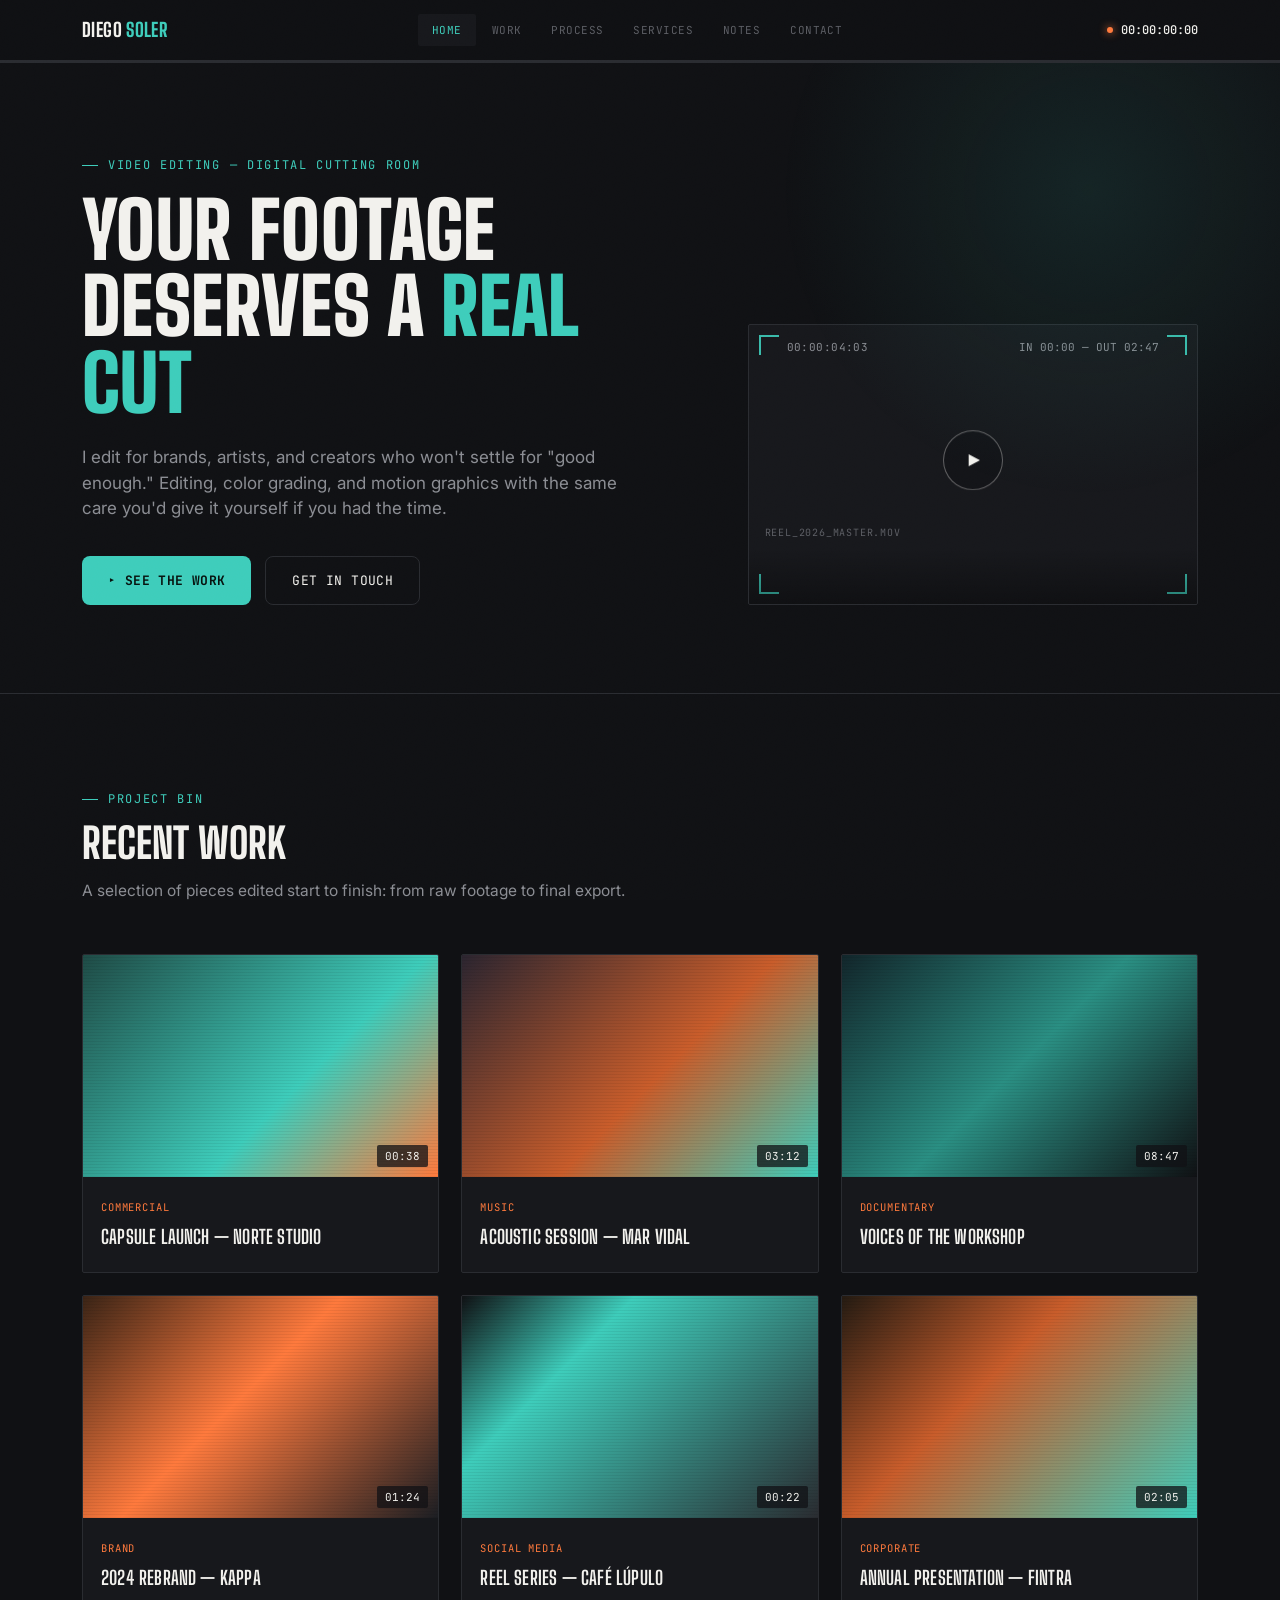
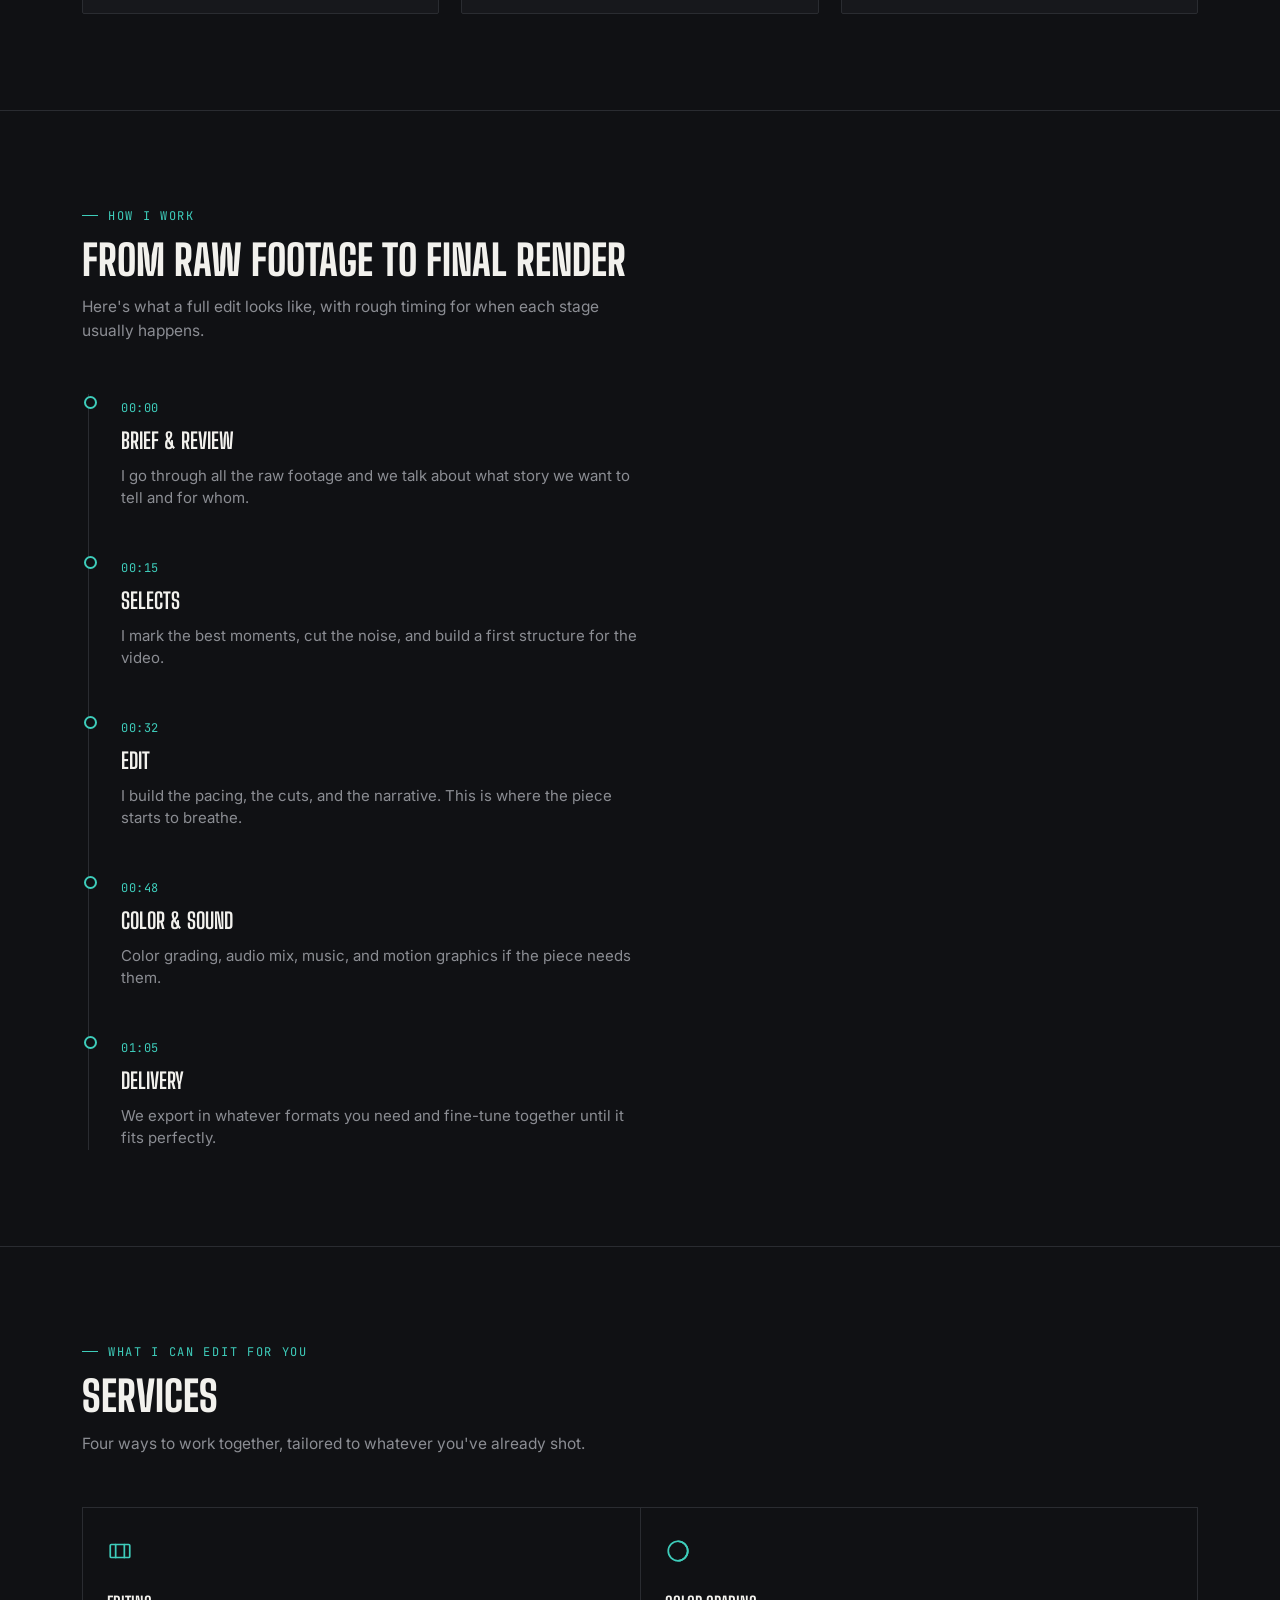
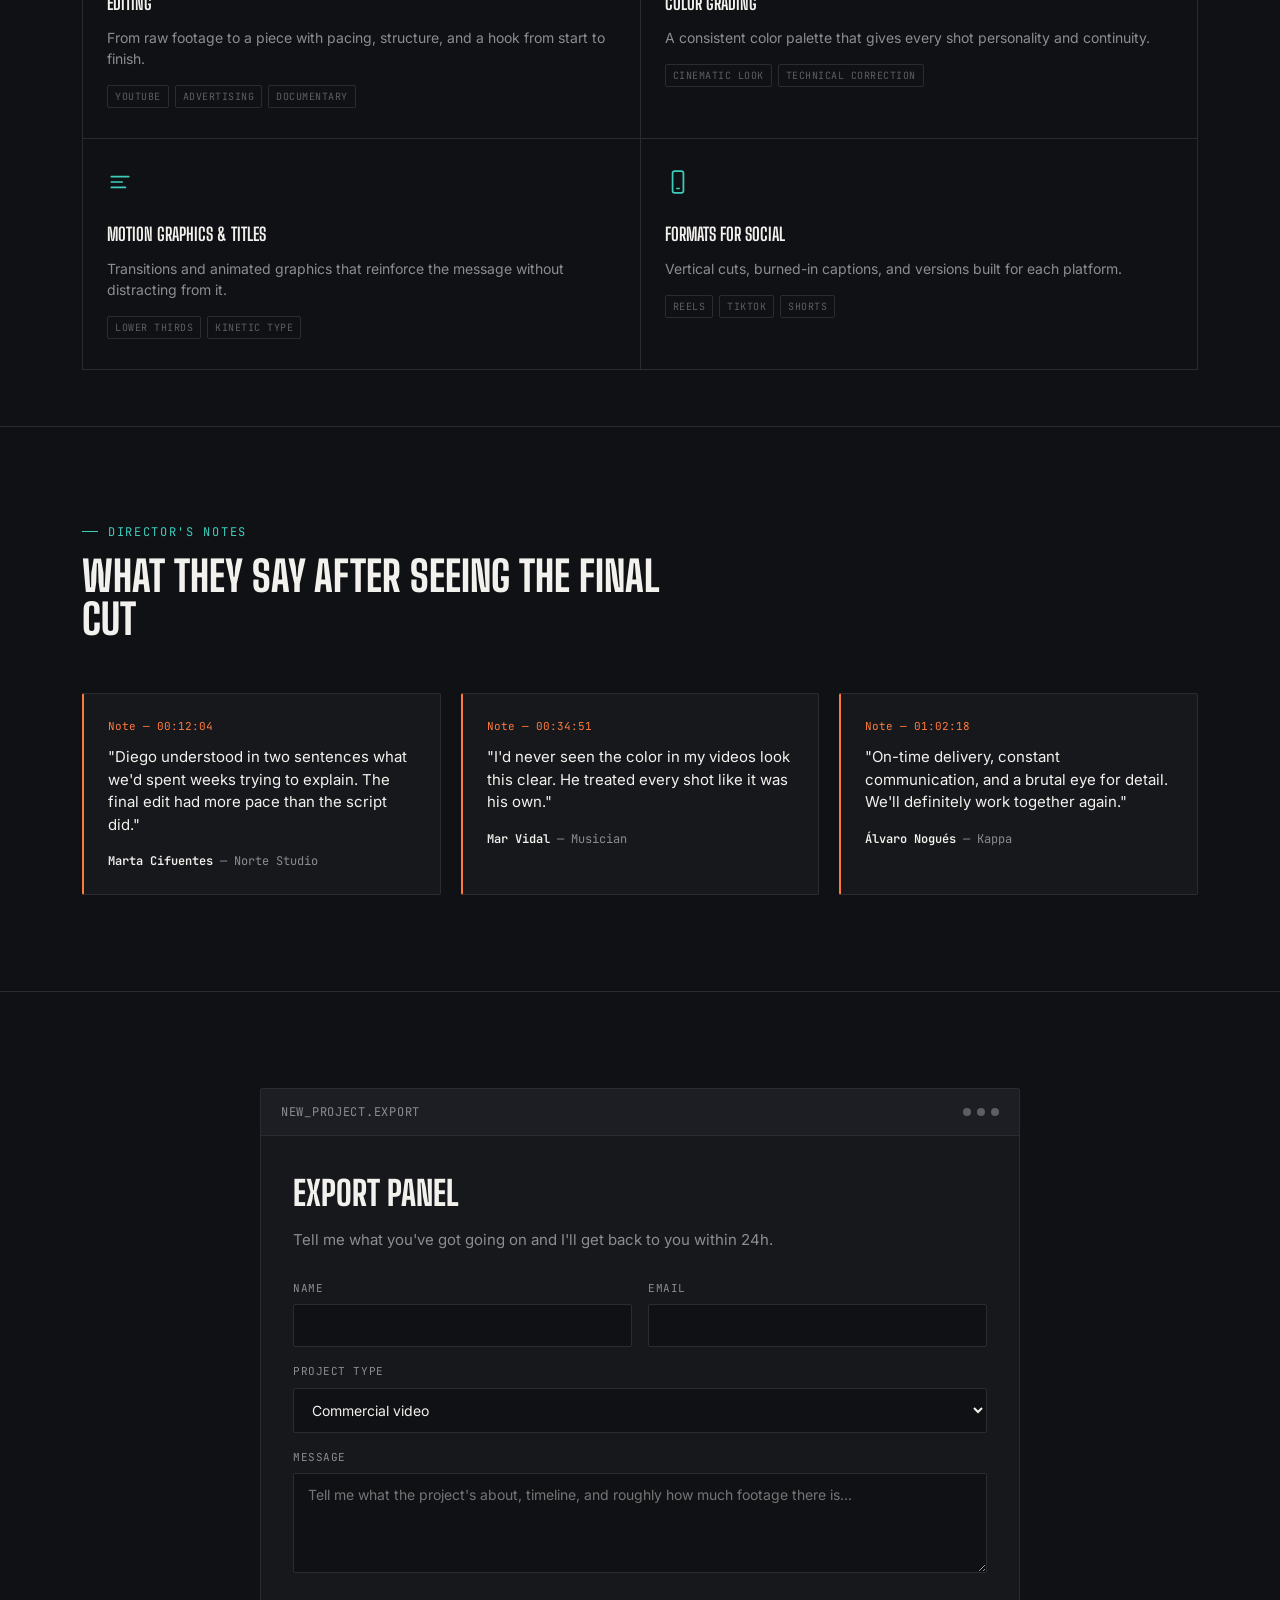
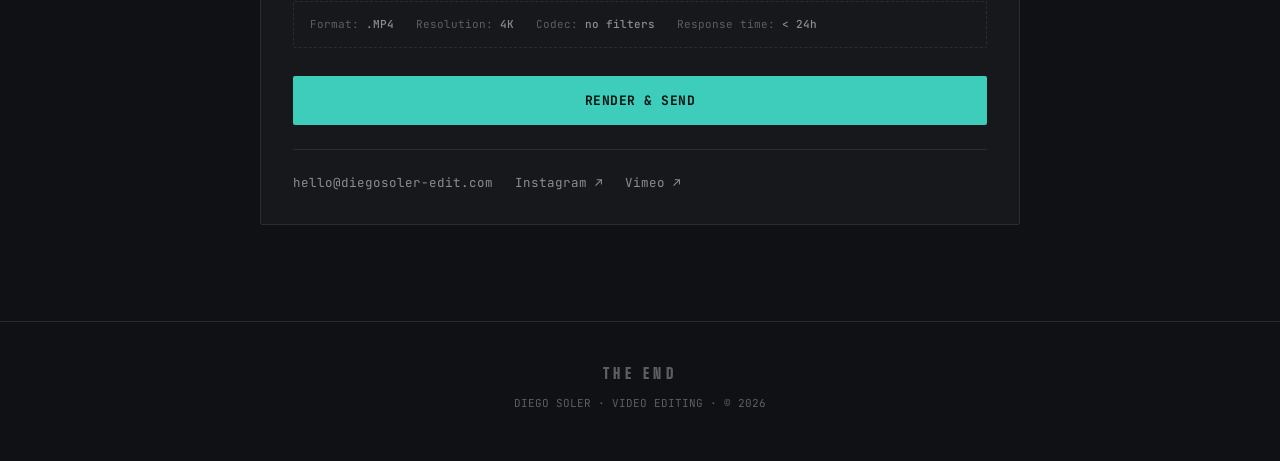
<file: index.html>
<!DOCTYPE html>
<html lang="en">
<head>
<meta charset="UTF-8">
<meta name="viewport" content="width=device-width, initial-scale=1.0">
<title>Diego Soler — Video Editing</title>
<link rel="preconnect" href="https://fonts.googleapis.com">
<link rel="preconnect" href="https://fonts.gstatic.com" crossorigin>
<link href="https://fonts.googleapis.com/css2?family=Big+Shoulders+Display:wght@700;800;900&family=Inter:wght@400;500;600;700&family=JetBrains+Mono:wght@400;500;700&display=swap" rel="stylesheet">
<style>
  :root{
    --bg:#101114;
    --bg-alt:#17181c;
    --bg-alt-2:#1c1e23;
    --ink:#f2f1ed;
    --muted:#8b8d93;
    --muted-2:#5c5e64;
    --teal:#3ecdbb;
    --teal-dim:#2a8f83;
    --orange:#ff7a3d;
    --orange-dim:#c95d2b;
    --line:#2a2c31;
    --line-soft:#212228;
    --radius:2px;
    --display: 'Big Shoulders Display', sans-serif;
    --body: 'Inter', sans-serif;
    --mono: 'JetBrains Mono', monospace;
  }

  *{ box-sizing:border-box; margin:0; padding:0; }
  html{ scroll-behavior:smooth; }
  @media (prefers-reduced-motion: reduce){
    html{ scroll-behavior:auto; }
    *{ animation-duration:0.01ms !important; animation-iteration-count:1 !important; transition-duration:0.01ms !important; }
  }

  body{
    background:var(--bg);
    color:var(--ink);
    font-family:var(--body);
    line-height:1.5;
    overflow-x:hidden;
    position:relative;
  }

  body::before{
    content:"";
    position:fixed;
    inset:0;
    pointer-events:none;
    z-index:999;
    opacity:0.035;
    mix-blend-mode:overlay;
    background-image:url("data:image/svg+xml;utf8,<svg xmlns='http://www.w3.org/2000/svg' width='120' height='120'><filter id='n'><feTurbulence type='fractalNoise' baseFrequency='0.9' numOctaves='2' stitchTiles='stitch'/></filter><rect width='100%25' height='100%25' filter='url(%23n)'/></svg>");
  }

  ::selection{ background:var(--teal); color:#08110f; }

  a{ color:inherit; text-decoration:none; }
  button{ font-family:inherit; cursor:pointer; border:none; background:none; color:inherit; }
  ul{ list-style:none; }
  img{ max-width:100%; display:block; }

  .wrap{
    max-width:1180px;
    margin:0 auto;
    padding:0 32px;
  }

  .eyebrow{
    font-family:var(--mono);
    font-size:12px;
    letter-spacing:0.14em;
    text-transform:uppercase;
    color:var(--teal);
    display:flex;
    align-items:center;
    gap:10px;
  }
  .eyebrow::before{
    content:"";
    width:16px; height:1px;
    background:var(--teal);
    display:inline-block;
  }

  /* ---------- NAV / TIMELINE SCRUBBER ---------- */
  header.timeline-nav{
    position:fixed;
    top:0; left:0; right:0;
    z-index:500;
    background:rgba(16,17,20,0.86);
    backdrop-filter:blur(10px);
    border-bottom:1px solid var(--line);
  }
  .nav-row{
    max-width:1180px;
    margin:0 auto;
    padding:0 32px;
    height:60px;
    display:flex;
    align-items:center;
    justify-content:space-between;
    gap:24px;
  }
  .brand{
    font-family:var(--display);
    font-weight:800;
    font-size:19px;
    letter-spacing:0.02em;
    text-transform:uppercase;
    white-space:nowrap;
  }
  .brand span{ color:var(--teal); }

  .clip-markers{
    display:flex;
    gap:2px;
    flex:1;
    justify-content:center;
  }
  .clip-marker{
    font-family:var(--mono);
    font-size:11px;
    letter-spacing:0.04em;
    text-transform:uppercase;
    color:var(--muted-2);
    padding:8px 14px;
    border-radius:var(--radius);
    transition:color .25s ease, background .25s ease;
    white-space:nowrap;
  }
  .clip-marker:hover{ color:var(--ink); background:var(--bg-alt); }
  .clip-marker.active{ color:var(--teal); background:var(--bg-alt); }

  .tc-readout{
    font-family:var(--mono);
    font-size:12px;
    color:var(--muted);
    display:flex;
    align-items:center;
    gap:8px;
    white-space:nowrap;
  }
  .tc-readout .dot{
    width:6px; height:6px; border-radius:50%;
    background:var(--orange);
    box-shadow:0 0 8px var(--orange);
    animation:pulse-dot 1.6s ease-in-out infinite;
  }
  @keyframes pulse-dot{ 0%,100%{opacity:1;} 50%{opacity:.35;} }
  .tc-readout .num{ color:var(--ink); font-weight:500; }

  .scrub-track{
    height:2px;
    width:100%;
    background:var(--line);
    position:relative;
  }
  .scrub-fill{
    height:100%;
    width:0%;
    background:linear-gradient(90deg, var(--teal), var(--orange));
  }

  @media (max-width:860px){
    .clip-markers{ display:none; }
  }

  main{ padding-top:60px; }

  /* ---------- HERO ---------- */
  .hero{
    position:relative;
    padding:96px 0 88px;
    border-bottom:1px solid var(--line);
    overflow:hidden;
  }
  .hero::after{
    content:"";
    position:absolute;
    top:-30%; right:-10%;
    width:640px; height:640px;
    background:radial-gradient(circle, rgba(62,205,187,0.10), transparent 68%);
    pointer-events:none;
  }
  .hero-grid{
    display:grid;
    grid-template-columns:1.15fr 0.85fr;
    gap:56px;
    align-items:end;
  }
  @media (max-width:900px){
    .hero-grid{ grid-template-columns:1fr; }
  }

  .hero h1{
    font-family:var(--display);
    font-weight:900;
    text-transform:uppercase;
    font-size:clamp(40px, 6.4vw, 78px);
    line-height:0.98;
    letter-spacing:0.005em;
    margin:18px 0 24px;
  }
  .hero h1 .accent{ color:var(--teal); }

  .hero p.lede{
    font-size:17px;
    color:var(--muted);
    max-width:52ch;
    margin-bottom:34px;
  }

  .cta-row{ display:flex; gap:14px; flex-wrap:wrap; }
  .btn{
    position:relative;
    font-family:var(--mono);
    font-size:13px;
    letter-spacing:0.03em;
    text-transform:uppercase;
    padding:14px 26px;
    border-radius:8px;
    display:inline-flex;
    align-items:center;
    gap:10px;
    transition:transform .2s ease, background .2s ease, border-color .2s ease;
  }
  .btn::before, .btn::after{
    content:"";
    position:absolute;
    width:9px; height:9px;
    opacity:0;
    transition:opacity .25s ease, transform .25s ease;
  }
  .btn::before{
    top:-5px; left:-5px;
    border-top:1.5px solid currentColor;
    border-left:1.5px solid currentColor;
    transform:translate(4px,4px);
  }
  .btn::after{
    bottom:-5px; right:-5px;
    border-bottom:1.5px solid currentColor;
    border-right:1.5px solid currentColor;
    transform:translate(-4px,-4px);
  }
  .btn:hover::before, .btn:hover::after{ opacity:1; transform:translate(0,0); }
  .btn-primary{
    background:var(--teal);
    color:#07130f;
    font-weight:700;
  }
  .btn-primary:hover{ transform:translateY(-2px); background:#5adcca; }

  .btn-timeline{
    position:absolute;
    left:0; bottom:0;
    height:3px;
    width:0%;
    background:linear-gradient(90deg, var(--teal-dim), var(--orange));
    transition:width .55s cubic-bezier(.16,.84,.44,1);
  }
  .btn-timeline::after{
    content:"";
    position:absolute;
    right:-3px; top:50%;
    transform:translateY(-50%);
    width:6px; height:6px;
    border-radius:50%;
    background:var(--orange);
    box-shadow:0 0 6px var(--orange);
    opacity:0;
    transition:opacity .2s ease .3s;
  }
  .btn-primary:hover .btn-timeline{ width:100%; }
  .btn-primary:hover .btn-timeline::after{ opacity:1; }
  .btn-ghost{
    border:1px solid var(--line);
    color:var(--ink);
  }
  .btn-ghost:hover{ border-color:var(--orange); color:var(--orange); transform:translateY(-2px); }

  /* Player frame */
  .player{
    position:relative;
    background:var(--bg-alt);
    border:1px solid var(--line);
    border-radius:var(--radius);
    aspect-ratio:16/10;
    overflow:hidden;
  }
  .corner{ position:absolute; width:20px; height:20px; opacity:.9; }
  .corner.tl{ top:10px; left:10px; border-top:2px solid var(--teal); border-left:2px solid var(--teal); }
  .corner.tr{ top:10px; right:10px; border-top:2px solid var(--teal); border-right:2px solid var(--teal); }
  .corner.bl{ bottom:10px; left:10px; border-bottom:2px solid var(--teal); border-left:2px solid var(--teal); }
  .corner.br{ bottom:10px; right:10px; border-bottom:2px solid var(--teal); border-right:2px solid var(--teal); }

  .player-tc{
    position:absolute;
    top:14px; left:38px;
    font-family:var(--mono);
    font-size:11px;
    color:var(--muted);
    letter-spacing:0.04em;
  }
  .player-inout{
    position:absolute;
    top:14px; right:38px;
    font-family:var(--mono);
    font-size:11px;
    color:var(--muted);
  }

  .play-btn{
    position:absolute;
    top:50%; left:50%;
    transform:translate(-50%,-58%);
    width:60px; height:60px;
    border-radius:50%;
    border:1px solid rgba(242,241,237,0.35);
    display:flex; align-items:center; justify-content:center;
    background:rgba(16,17,20,0.4);
    backdrop-filter:blur(2px);
  }
  .play-btn svg{ width:16px; height:16px; margin-left:3px; fill:var(--ink); }

  .waveform{
    position:absolute;
    bottom:0; left:0; right:0;
    height:56px;
    display:flex;
    align-items:flex-end;
    gap:3px;
    padding:0 16px 12px;
    background:linear-gradient(180deg, transparent, rgba(0,0,0,0.35));
  }
  .waveform .bar{
    flex:1;
    background:linear-gradient(180deg, var(--teal), var(--orange));
    opacity:0.55;
    border-radius:1px;
    animation:wave 2.4s ease-in-out infinite;
  }
  @keyframes wave{ 0%,100%{ transform:scaleY(0.3);} 50%{ transform:scaleY(1);} }

  .player-label{
    position:absolute;
    bottom:64px; left:16px;
    font-family:var(--mono);
    font-size:10px;
    color:var(--muted-2);
    text-transform:uppercase;
    letter-spacing:0.08em;
  }

  /* ---------- SECTION SHELL ---------- */
  section{ padding:96px 0; border-bottom:1px solid var(--line); }
  .section-head{ margin-bottom:52px; max-width:64ch; }
  .section-head h2{
    font-family:var(--display);
    font-weight:800;
    text-transform:uppercase;
    font-size:clamp(28px, 3.4vw, 42px);
    margin-top:14px;
    line-height:1.02;
  }
  .section-head p{ color:var(--muted); margin-top:14px; font-size:15.5px; max-width:56ch; }

  .reveal{ opacity:0; transform:translateY(24px); transition:opacity .7s ease, transform .7s ease; }
  .reveal.in{ opacity:1; transform:translateY(0); }

  /* Diagonal, slower reveal just for the recent-work cards */
  .clip-card.reveal{
    transform:translate(-34px, 38px);
    transition:opacity 1.15s cubic-bezier(.16,.84,.44,1), transform 1.15s cubic-bezier(.16,.84,.44,1);
  }
  .clip-card.reveal.in{ transform:translate(0,0); }
  .grid-work .clip-card:nth-child(1){ transition-delay:0s; }
  .grid-work .clip-card:nth-child(2){ transition-delay:.12s; }
  .grid-work .clip-card:nth-child(3){ transition-delay:.24s; }
  .grid-work .clip-card:nth-child(4){ transition-delay:.12s; }
  .grid-work .clip-card:nth-child(5){ transition-delay:.24s; }
  .grid-work .clip-card:nth-child(6){ transition-delay:.36s; }

  /* ---------- TRABAJOS / PORTFOLIO ---------- */
  .grid-work{
    display:grid;
    grid-template-columns:repeat(3, 1fr);
    gap:22px;
  }
  @media (max-width:900px){ .grid-work{ grid-template-columns:repeat(2,1fr); } }
  @media (max-width:600px){ .grid-work{ grid-template-columns:1fr; } }

  .clip-card{
    position:relative;
    border:1px solid var(--line);
    border-radius:var(--radius);
    overflow:hidden;
    background:var(--bg-alt);
    transition:border-color .25s ease, transform .25s ease;
  }
  .clip-card:hover{ border-color:var(--teal); transform:translateY(-4px); }

  .clip-thumb{
    aspect-ratio:16/10;
    position:relative;
    overflow:hidden;
  }
  .clip-thumb .grad{
    position:absolute; inset:0;
  }
  .g1{ background:linear-gradient(135deg,#1f4b46,#3ecdbb 60%,#ff7a3d); }
  .g2{ background:linear-gradient(135deg,#2b2530,#c95d2b 55%,#3ecdbb); }
  .g3{ background:linear-gradient(135deg,#12262b,#2a8f83 50%,#101114); }
  .g4{ background:linear-gradient(135deg,#3a2416,#ff7a3d 45%,#1c1e23); }
  .g5{ background:linear-gradient(135deg,#101114,#3ecdbb 30%,#2a2c31); }
  .g6{ background:linear-gradient(135deg,#241b12,#c95d2b 40%,#3ecdbb); }

  .clip-thumb::after{
    content:"";
    position:absolute; inset:0;
    background:repeating-linear-gradient(0deg, rgba(0,0,0,0.12) 0 1px, transparent 1px 3px);
    opacity:0.5;
  }
  .duration-badge{
    position:absolute; bottom:10px; right:10px;
    font-family:var(--mono);
    font-size:11px;
    background:rgba(16,17,20,0.75);
    padding:3px 8px;
    border-radius:2px;
    z-index:2;
  }
  .scan{
    position:absolute; inset:0;
    background:linear-gradient(90deg, transparent, rgba(255,255,255,0.16), transparent);
    transform:translateX(-120%);
    transition:transform .6s ease;
    z-index:2;
  }
  .clip-card:hover .scan{ transform:translateX(120%); }

  .clip-body{ padding:16px 18px 20px; }
  .clip-tag{
    font-family:var(--mono);
    font-size:10.5px;
    text-transform:uppercase;
    letter-spacing:0.08em;
    color:var(--orange);
  }
  .clip-title{
    font-family:var(--display);
    font-weight:700;
    font-size:19px;
    text-transform:uppercase;
    margin-top:6px;
    letter-spacing:0.01em;
  }

  /* ---------- PROCESO ---------- */
  .timeline-list{
    position:relative;
    border-left:1px solid var(--line);
    margin-left:6px;
  }
  .tstep{
    position:relative;
    padding:0 0 44px 32px;
  }
  .tstep:last-child{ padding-bottom:0; }
  .tstep::before{
    content:"";
    position:absolute;
    left:-5px; top:2px;
    width:9px; height:9px;
    border-radius:50%;
    background:var(--bg);
    border:2px solid var(--teal);
  }
  .tstep .tc{
    font-family:var(--mono);
    font-size:12px;
    color:var(--teal);
    letter-spacing:0.05em;
  }
  .tstep h3{
    font-family:var(--display);
    font-weight:700;
    text-transform:uppercase;
    font-size:22px;
    margin:6px 0 8px;
  }
  .tstep p{ color:var(--muted); max-width:58ch; font-size:15px; }

  /* ---------- SERVICIOS ---------- */
  .grid-services{
    display:grid;
    grid-template-columns:repeat(2, 1fr);
    gap:1px;
    background:var(--line);
    border:1px solid var(--line);
  }
  @media (max-width:560px){ .grid-services{ grid-template-columns:1fr;} }

  .service-card{
    background:var(--bg);
    padding:30px 24px;
    transition:background .25s ease;
  }
  .service-card:hover{ background:var(--bg-alt); }
  .service-card svg{ width:26px; height:26px; stroke:var(--teal); margin-bottom:20px; }
  .service-card h3{
    font-family:var(--display);
    font-weight:700;
    text-transform:uppercase;
    font-size:18px;
    margin-bottom:10px;
  }
  .service-card p{ color:var(--muted); font-size:14px; margin-bottom:16px; }
  .service-tags{ display:flex; flex-wrap:wrap; gap:6px; }
  .service-tags span{
    font-family:var(--mono);
    font-size:10px;
    text-transform:uppercase;
    letter-spacing:0.05em;
    color:var(--muted-2);
    border:1px solid var(--line);
    padding:3px 7px;
    border-radius:2px;
  }

  /* ---------- TESTIMONIOS ---------- */
  .grid-notes{
    display:grid;
    grid-template-columns:repeat(3,1fr);
    gap:20px;
  }
  @media (max-width:900px){ .grid-notes{ grid-template-columns:1fr; } }
  .note-card{
    background:var(--bg-alt);
    border:1px solid var(--line);
    border-left:2px solid var(--orange);
    border-radius:var(--radius);
    padding:24px;
  }
  .note-tc{
    font-family:var(--mono);
    font-size:11px;
    color:var(--orange);
    margin-bottom:12px;
    display:block;
  }
  .note-card p.quote{ font-size:15px; color:var(--ink); margin-bottom:16px; }
  .note-who{ font-family:var(--mono); font-size:12px; color:var(--muted); }
  .note-who b{ color:var(--ink); font-weight:600; }

  /* ---------- CONTACTO / EXPORT PANEL ---------- */
  .export-panel{
    background:var(--bg-alt);
    border:1px solid var(--line);
    border-radius:var(--radius);
    overflow:hidden;
    max-width:760px;
    margin:0 auto;
  }
  .export-titlebar{
    display:flex;
    align-items:center;
    justify-content:space-between;
    padding:14px 20px;
    border-bottom:1px solid var(--line);
    background:var(--bg-alt-2);
  }
  .export-titlebar span{
    font-family:var(--mono);
    font-size:12px;
    color:var(--muted);
    text-transform:uppercase;
    letter-spacing:0.06em;
  }
  .export-dots{ display:flex; gap:6px; }
  .export-dots i{ width:8px; height:8px; border-radius:50%; background:var(--muted-2); display:block; }

  .export-body{ padding:32px; }
  .export-body h2{
    font-family:var(--display);
    font-weight:800;
    text-transform:uppercase;
    font-size:clamp(26px,3vw,34px);
  }
  .export-body > p{ color:var(--muted); margin:10px 0 28px; font-size:15px; }

  .form-row{ display:grid; grid-template-columns:1fr 1fr; gap:16px; margin-bottom:16px; }
  @media (max-width:560px){ .form-row{ grid-template-columns:1fr; } }
  .field label{
    display:block;
    font-family:var(--mono);
    font-size:11px;
    text-transform:uppercase;
    letter-spacing:0.05em;
    color:var(--muted);
    margin-bottom:8px;
  }
  .field input, .field select, .field textarea{
    width:100%;
    background:var(--bg);
    border:1px solid var(--line);
    color:var(--ink);
    padding:12px 14px;
    border-radius:2px;
    font-family:var(--body);
    font-size:14px;
  }
  .field input:focus, .field select:focus, .field textarea:focus{
    outline:none;
    border-color:var(--teal);
  }
  .field textarea{ resize:vertical; min-height:100px; }

  .settings-row{
    display:flex;
    flex-wrap:wrap;
    gap:10px 22px;
    margin:22px 0 28px;
    padding:14px 16px;
    border:1px dashed var(--line);
    border-radius:2px;
  }
  .settings-row div{ font-family:var(--mono); font-size:11px; color:var(--muted-2); }
  .settings-row b{ color:var(--muted); font-weight:500; }

  .render-btn{
    width:100%;
    position:relative;
    background:var(--teal);
    color:#07130f;
    font-family:var(--mono);
    font-weight:700;
    font-size:13px;
    text-transform:uppercase;
    letter-spacing:0.04em;
    padding:16px;
    border-radius:2px;
    overflow:hidden;
  }
  .render-btn .fill{
    position:absolute; inset:0;
    background:rgba(7,19,15,0.18);
    width:0%;
    transition:width .5s ease;
  }
  .render-btn:hover .fill{ width:100%; }
  .render-btn span{ position:relative; z-index:2; }

  .direct-contact{
    display:flex; gap:22px; flex-wrap:wrap;
    margin-top:24px;
    padding-top:24px;
    border-top:1px solid var(--line);
    font-family:var(--mono);
    font-size:12.5px;
  }
  .direct-contact a{ color:var(--muted); transition:color .2s ease; }
  .direct-contact a:hover{ color:var(--teal); }

  /* ---------- FOOTER ---------- */
  footer{
    padding:40px 0 50px;
    text-align:center;
  }
  footer .fin{
    font-family:var(--display);
    font-weight:900;
    font-size:15px;
    letter-spacing:0.3em;
    color:var(--muted-2);
  }
  footer p{
    font-family:var(--mono);
    font-size:11px;
    color:var(--muted-2);
    margin-top:10px;
  }

  :focus-visible{ outline:2px solid var(--teal); outline-offset:2px; }
</style>
</head>
<body>

<header class="timeline-nav">
  <div class="nav-row">
    <div class="brand">DIEGO <span>SOLER</span></div>
    <nav class="clip-markers" id="clipMarkers">
      <a class="clip-marker" data-target="#inicio">Home</a>
      <a class="clip-marker" data-target="#trabajos">Work</a>
      <a class="clip-marker" data-target="#proceso">Process</a>
      <a class="clip-marker" data-target="#servicios">Services</a>
      <a class="clip-marker" data-target="#testimonios">Notes</a>
      <a class="clip-marker" data-target="#contacto">Contact</a>
    </nav>
    <div class="tc-readout">
      <span class="dot"></span>
      <span class="num" id="tcNum">00:00:00:00</span>
    </div>
  </div>
  <div class="scrub-track"><div class="scrub-fill" id="scrubFill"></div></div>
</header>

<main>

  <!-- HERO -->
  <section id="inicio" class="hero" style="border-bottom:1px solid var(--line);">
    <div class="wrap hero-grid">
      <div>
        <span class="eyebrow">Video editing — digital cutting room</span>
        <h1>Your footage<br>deserves a <span class="accent">real cut</span></h1>
        <p class="lede">I edit for brands, artists, and creators who won't settle for "good enough." Editing, color grading, and motion graphics with the same care you'd give it yourself if you had the time.</p>
        <div class="cta-row">
          <a href="#trabajos" class="btn btn-primary"><span class="btn-timeline"></span>▸ See the work</a>
          <a href="#contacto" class="btn btn-ghost">Get in touch</a>
        </div>
      </div>

      <div class="player" id="player">
        <div class="corner tl"></div><div class="corner tr"></div>
        <div class="corner bl"></div><div class="corner br"></div>
        <div class="player-tc" id="playerTc">00:00:02:14</div>
        <div class="player-inout">IN 00:00 — OUT 02:47</div>
        <div class="play-btn"><svg viewBox="0 0 24 24"><polygon points="4,3 21,12 4,21"/></svg></div>
        <div class="player-label">reel_2026_master.mov</div>
        <div class="waveform" id="waveform"></div>
      </div>
    </div>
  </section>

  <!-- TRABAJOS -->
  <section id="trabajos">
    <div class="wrap">
      <div class="section-head reveal">
        <span class="eyebrow">Project bin</span>
        <h2>Recent work</h2>
        <p>A selection of pieces edited start to finish: from raw footage to final export.</p>
      </div>

      <div class="grid-work">
        <div class="clip-card reveal">
          <div class="clip-thumb"><div class="grad g1"></div><div class="scan"></div><span class="duration-badge">00:38</span></div>
          <div class="clip-body"><span class="clip-tag">Commercial</span><div class="clip-title">Capsule launch — Norte Studio</div></div>
        </div>
        <div class="clip-card reveal">
          <div class="clip-thumb"><div class="grad g2"></div><div class="scan"></div><span class="duration-badge">03:12</span></div>
          <div class="clip-body"><span class="clip-tag">Music</span><div class="clip-title">Acoustic session — Mar Vidal</div></div>
        </div>
        <div class="clip-card reveal">
          <div class="clip-thumb"><div class="grad g3"></div><div class="scan"></div><span class="duration-badge">08:47</span></div>
          <div class="clip-body"><span class="clip-tag">Documentary</span><div class="clip-title">Voices of the workshop</div></div>
        </div>
        <div class="clip-card reveal">
          <div class="clip-thumb"><div class="grad g4"></div><div class="scan"></div><span class="duration-badge">01:24</span></div>
          <div class="clip-body"><span class="clip-tag">Brand</span><div class="clip-title">2024 rebrand — Kappa</div></div>
        </div>
        <div class="clip-card reveal">
          <div class="clip-thumb"><div class="grad g5"></div><div class="scan"></div><span class="duration-badge">00:22</span></div>
          <div class="clip-body"><span class="clip-tag">Social media</span><div class="clip-title">Reel series — Café Lúpulo</div></div>
        </div>
        <div class="clip-card reveal">
          <div class="clip-thumb"><div class="grad g6"></div><div class="scan"></div><span class="duration-badge">02:05</span></div>
          <div class="clip-body"><span class="clip-tag">Corporate</span><div class="clip-title">Annual presentation — Fintra</div></div>
        </div>
      </div>
    </div>
  </section>

  <!-- PROCESS -->
  <section id="proceso">
    <div class="wrap">
      <div class="section-head reveal">
        <span class="eyebrow">How I work</span>
        <h2>From raw footage to final render</h2>
        <p>Here's what a full edit looks like, with rough timing for when each stage usually happens.</p>
      </div>

      <div class="timeline-list">
        <div class="tstep reveal">
          <span class="tc">00:00</span>
          <h3>Brief &amp; review</h3>
          <p>I go through all the raw footage and we talk about what story we want to tell and for whom.</p>
        </div>
        <div class="tstep reveal">
          <span class="tc">00:15</span>
          <h3>Selects</h3>
          <p>I mark the best moments, cut the noise, and build a first structure for the video.</p>
        </div>
        <div class="tstep reveal">
          <span class="tc">00:32</span>
          <h3>Edit</h3>
          <p>I build the pacing, the cuts, and the narrative. This is where the piece starts to breathe.</p>
        </div>
        <div class="tstep reveal">
          <span class="tc">00:48</span>
          <h3>Color &amp; sound</h3>
          <p>Color grading, audio mix, music, and motion graphics if the piece needs them.</p>
        </div>
        <div class="tstep reveal">
          <span class="tc">01:05</span>
          <h3>Delivery</h3>
          <p>We export in whatever formats you need and fine-tune together until it fits perfectly.</p>
        </div>
      </div>
    </div>
  </section>

  <!-- SERVICIOS -->
  <section id="servicios" style="padding-bottom:56px;">
    <div class="wrap">
      <div class="section-head reveal">
        <span class="eyebrow">What I can edit for you</span>
        <h2>Services</h2>
        <p>Four ways to work together, tailored to whatever you've already shot.</p>
      </div>

      <div class="grid-services reveal">
        <div class="service-card">
          <svg viewBox="0 0 24 24" fill="none" stroke-width="1.6" stroke-linecap="round" stroke-linejoin="round"><rect x="3" y="6" width="18" height="12" rx="1"/><path d="M8 6v12M16 6v12"/></svg>
          <h3>Editing</h3>
          <p>From raw footage to a piece with pacing, structure, and a hook from start to finish.</p>
          <div class="service-tags"><span>YouTube</span><span>Advertising</span><span>Documentary</span></div>
        </div>
        <div class="service-card">
          <svg viewBox="0 0 24 24" fill="none" stroke-width="1.6" stroke-linecap="round" stroke-linejoin="round"><circle cx="12" cy="12" r="9"/><path d="M12 3a9 9 0 010 18"/></svg>
          <h3>Color grading</h3>
          <p>A consistent color palette that gives every shot personality and continuity.</p>
          <div class="service-tags"><span>Cinematic look</span><span>Technical correction</span></div>
        </div>
        <div class="service-card">
          <svg viewBox="0 0 24 24" fill="none" stroke-width="1.6" stroke-linecap="round" stroke-linejoin="round"><path d="M4 7h16M4 12h10M4 17h13"/></svg>
          <h3>Motion graphics &amp; titles</h3>
          <p>Transitions and animated graphics that reinforce the message without distracting from it.</p>
          <div class="service-tags"><span>Lower thirds</span><span>Kinetic type</span></div>
        </div>
        <div class="service-card">
          <svg viewBox="0 0 24 24" fill="none" stroke-width="1.6" stroke-linecap="round" stroke-linejoin="round"><rect x="7" y="2" width="10" height="20" rx="2"/><path d="M11 18h2"/></svg>
          <h3>Formats for social</h3>
          <p>Vertical cuts, burned-in captions, and versions built for each platform.</p>
          <div class="service-tags"><span>Reels</span><span>TikTok</span><span>Shorts</span></div>
        </div>
      </div>
    </div>
  </section>

  <!-- TESTIMONIALS -->
  <section id="testimonios">
    <div class="wrap">
      <div class="section-head reveal">
        <span class="eyebrow">Director's notes</span>
        <h2>What they say after seeing the final cut</h2>
      </div>

      <div class="grid-notes">
        <div class="note-card reveal">
          <span class="note-tc">Note — 00:12:04</span>
          <p class="quote">"Diego understood in two sentences what we'd spent weeks trying to explain. The final edit had more pace than the script did."</p>
          <div class="note-who"><b>Marta Cifuentes</b> — Norte Studio</div>
        </div>
        <div class="note-card reveal">
          <span class="note-tc">Note — 00:34:51</span>
          <p class="quote">"I'd never seen the color in my videos look this clear. He treated every shot like it was his own."</p>
          <div class="note-who"><b>Mar Vidal</b> — Musician</div>
        </div>
        <div class="note-card reveal">
          <span class="note-tc">Note — 01:02:18</span>
          <p class="quote">"On-time delivery, constant communication, and a brutal eye for detail. We'll definitely work together again."</p>
          <div class="note-who"><b>Álvaro Nogués</b> — Kappa</div>
        </div>
      </div>
    </div>
  </section>

  <!-- CONTACT -->
  <section id="contacto">
    <div class="wrap">
      <div class="export-panel reveal">
        <div class="export-titlebar">
          <span>new_project.export</span>
          <div class="export-dots"><i></i><i></i><i></i></div>
        </div>
        <div class="export-body">
          <h2>Export panel</h2>
          <p>Tell me what you've got going on and I'll get back to you within 24h.</p>

          <form id="contactForm">
            <div class="form-row">
              <div class="field">
                <label for="nombre">Name</label>
                <input type="text" id="nombre" name="nombre" required>
              </div>
              <div class="field">
                <label for="email">Email</label>
                <input type="email" id="email" name="email" required>
              </div>
            </div>
            <div class="form-row">
              <div class="field" style="grid-column:1/-1;">
                <label for="tipo">Project type</label>
                <select id="tipo" name="tipo">
                  <option>Commercial video</option>
                  <option>Music / music video</option>
                  <option>Documentary</option>
                  <option>Social media</option>
                  <option>Other</option>
                </select>
              </div>
            </div>
            <div class="field" style="margin-bottom:6px;">
              <label for="mensaje">Message</label>
              <textarea id="mensaje" name="mensaje" placeholder="Tell me what the project's about, timeline, and roughly how much footage there is..."></textarea>
            </div>

            <div class="settings-row">
              <div>Format: <b>.MP4</b></div>
              <div>Resolution: <b>4K</b></div>
              <div>Codec: <b>no filters</b></div>
              <div>Response time: <b>&lt; 24h</b></div>
            </div>

            <button type="submit" class="render-btn"><span id="renderLabel">Render &amp; send</span><div class="fill"></div></button>
          </form>

          <div class="direct-contact">
            <a href="mailto:hello@diegosoler-edit.com">hello@diegosoler-edit.com</a>
            <a href="#">Instagram ↗</a>
            <a href="#">Vimeo ↗</a>
          </div>
        </div>
      </div>
    </div>
  </section>

</main>

<footer>
  <div class="fin">THE END</div>
  <p>DIEGO SOLER · VIDEO EDITING · © 2026</p>
</footer>

<script>
(function(){
  var reduced = window.matchMedia('(prefers-reduced-motion: reduce)').matches;

  // Waveform bars
  var wf = document.getElementById('waveform');
  var barCount = 46;
  for(var i=0;i<barCount;i++){
    var b = document.createElement('div');
    b.className = 'bar';
    var h = (Math.random()*0.7 + 0.3).toFixed(2);
    b.style.animationDelay = (Math.random()*1.2).toFixed(2) + 's';
    b.style.animationDuration = (1.8 + Math.random()*1.2).toFixed(2) + 's';
    wf.appendChild(b);
  }
  if(reduced){ wf.querySelectorAll('.bar').forEach(function(b){ b.style.animation='none'; b.style.transform='scaleY(0.6)'; }); }

  // Scroll progress + timecode
  var fill = document.getElementById('scrubFill');
  var tcNum = document.getElementById('tcNum');
  var FPS = 24;

  function fmtTC(totalFrames){
    var f = Math.max(0, Math.floor(totalFrames));
    var hh = Math.floor(f / (3600*FPS));
    var mm = Math.floor((f % (3600*FPS)) / (60*FPS));
    var ss = Math.floor((f % (60*FPS)) / FPS);
    var ff = f % FPS;
    function p(n){ return (n<10?'0':'')+n; }
    return p(hh)+':'+p(mm)+':'+p(ss)+':'+p(ff);
  }

  function onScroll(){
    var doc = document.documentElement;
    var scrollTop = window.scrollY || doc.scrollTop;
    var max = doc.scrollHeight - doc.clientHeight;
    var pct = max > 0 ? scrollTop / max : 0;
    fill.style.width = (pct*100).toFixed(2) + '%';
    tcNum.textContent = fmtTC(pct * 60 * 60 * FPS * 0.5);
  }
  document.addEventListener('scroll', function(){ window.requestAnimationFrame(onScroll); }, {passive:true});
  onScroll();

  // Nav clicks
  document.querySelectorAll('.clip-marker').forEach(function(m){
    m.addEventListener('click', function(e){
      e.preventDefault();
      var target = document.querySelector(m.getAttribute('data-target'));
      if(target){ target.scrollIntoView({behavior: reduced ? 'auto' : 'smooth', block:'start'}); }
    });
  });

  // Active marker via IntersectionObserver
  var sections = ['inicio','trabajos','proceso','servicios','testimonios','contacto'].map(function(id){ return document.getElementById(id); });
  var markers = Array.prototype.slice.call(document.querySelectorAll('.clip-marker'));
  var io = new IntersectionObserver(function(entries){
    entries.forEach(function(entry){
      if(entry.isIntersecting){
        var idx = sections.indexOf(entry.target);
        markers.forEach(function(m){ m.classList.remove('active'); });
        if(markers[idx]) markers[idx].classList.add('active');
      }
    });
  }, {rootMargin:'-45% 0px -45% 0px', threshold:0});
  sections.forEach(function(s){ if(s) io.observe(s); });

  // Reveal on scroll
  var revealEls = document.querySelectorAll('.reveal');
  var rio = new IntersectionObserver(function(entries){
    entries.forEach(function(entry){
      if(entry.isIntersecting){ entry.target.classList.add('in'); rio.unobserve(entry.target); }
    });
  }, {threshold:0.12});
  revealEls.forEach(function(el){ rio.observe(el); });

  // Player timecode ticking
  var playerTc = document.getElementById('playerTc');
  if(!reduced){
    var frame = 0;
    setInterval(function(){
      frame = (frame+1) % (FPS*60);
      playerTc.textContent = fmtTC(frame + FPS*2);
    }, 1000/FPS);
  }

  // Contact form -> mailto
  var form = document.getElementById('contactForm');
  var renderLabel = document.getElementById('renderLabel');
  form.addEventListener('submit', function(e){
    e.preventDefault();
    var nombre = document.getElementById('nombre').value;
    var tipo = document.getElementById('tipo').value;
    var mensaje = document.getElementById('mensaje').value;
    var subject = encodeURIComponent('Project: ' + tipo + ' — ' + nombre);
    var body = encodeURIComponent(mensaje + '\n\n— ' + nombre);
    renderLabel.textContent = 'Opening your email…';
    setTimeout(function(){
      window.location.href = 'mailto:hello@diegosoler-edit.com?subject=' + subject + '&body=' + body;
      renderLabel.textContent = 'Render & send';
    }, 500);
  });
})();
</script>

</body>
</html>
</file>
